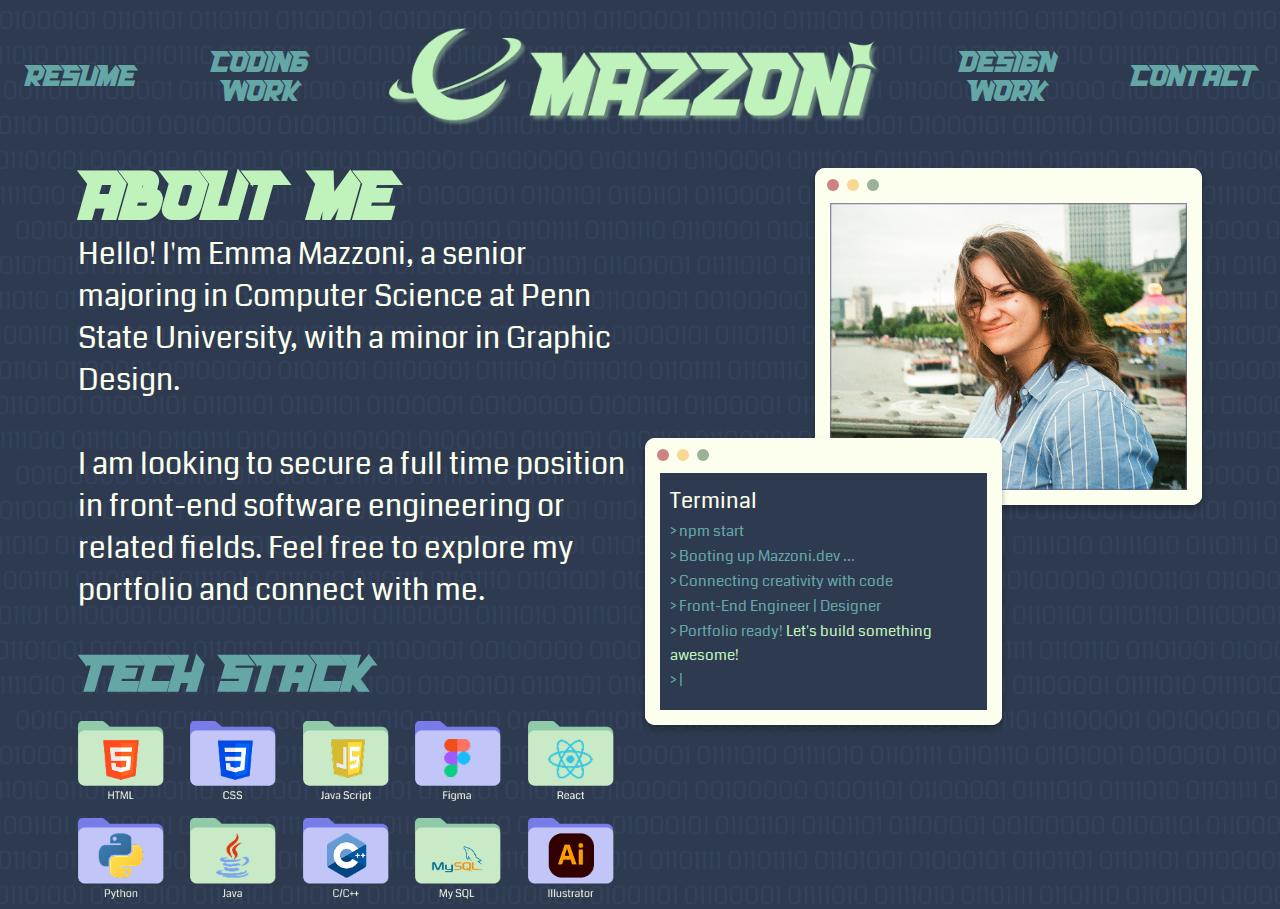
<file: index.html>
<!DOCTYPE html>
<html>
    <head>
        <title>Emma Mazzoni</title>
        <link rel="stylesheet" type="text/css" href="style.css">
        <script src="script.js" defer></script>
    </head>
    <body>
        <div id="Navigation">
            <ul>
                <li><a href="#">Resume</a>
                    <ul class="dropdown-content">
                        <li><a href="2025_Resume.pdf">Standard Resume</a></li>
                        <li><a href="Design_Resume.png">Design Resume</a></li>
                    </ul>
                </li>
                <li><a href="https://github.com/EmmaMazzoni">Coding Work</a></li>
                <li><a href="index.html"><img src="Mazzoni_Logo.png" alt="Mazzoni" width="500" heigh="106.4"></a></li>
                <li><a href="design-work.html">Design Work</a></li>
                <li><a href="#">Contact</a>
                    <ul class="dropdown-content">
                        <li><a href="http://www.linkedin.com/in/emma-m-5387941b2">LinkedIN</a></li>
                        <li><a href="mailto:emazzonix7@gmail.com">Email</a></li>
                    </ul>
                </li>
            </ul>
        </div>
        <div id="Main-Body">
            <div id="About-Me">
                <h1>About Me</h1>
                <p>Hello! I'm Emma Mazzoni, a senior majoring in Computer Science at Penn State University, with a minor in Graphic Design.
                <br><br>I am looking to secure a full time position in front-end software engineering or related fields. Feel free to explore my portfolio and connect with me.
                </p>
                <div id="tech-stack">
                    <h2>Tech Stack</h2>
                    <div id="folders">
                        <img src="images/HTML.png" alt="HTML" class="folder">
                        <img src="images/CSS.png" alt="CSS" class="folder">
                        <img src="images/Java-Script.png" alt="Java-Script" class="folder">
                        <img src="images/Figma.png" alt="Figma" class="folder">
                        <img src="images/React.png" alt="React" class="folder">
                        <img src="images/Python.png" alt="Python" class="folder">
                        <img src="images/Java.png" alt="Java" class="folder">
                        <img src="images/C++.png" alt="C/C++" class="folder">
                        <img src="images/My-SQL.png" alt="My-SQL" class="folder">
                        <img src="images/Illustrator.png" alt="Illustrator" class="folder">
                    </div>
                </div>
            </div>
            <div id="Windows">
                <!-- Photo Window -->
                <div class="window">
                    <div class="window-title-bar">
                        <span class="dot dot-red"></span>
                        <span class="dot dot-yellow"></span>
                        <span class="dot dot-green"></span>
                    </div>
                    <div class="window-content">
                        <img src="images/profile-photo.png" alt="Emma Mazzoni">
                    </div>
                </div>

                <!-- Terminal Window -->
                <div class="window-terminal">
                    <div class="terminal-title-bar">
                        <span class="dot dot-red"></span>
                        <span class="dot dot-yellow"></span>
                        <span class="dot dot-green"></span>
                    </div>
                    <div class="terminal-content">
                        <p id="terminal-title">Terminal</p>
                        <p class="terminal-text">> npm start</p>
                        <p class="terminal-text">> Booting up Mazzoni.dev ...</p>
                        <p class="terminal-text">> Connecting creativity with code</p>
                        <p class="terminal-text">> Front-End Engineer | Designer</p>
                        <p class="terminal-text">> Portfolio ready! <span class="terminal-command">Let's build something awesome!</span></p>
                        <p class="terminal-text">> |</p>
                    </div>
                </div>
            </div>
        </div>
    </body>
</html>
</file>
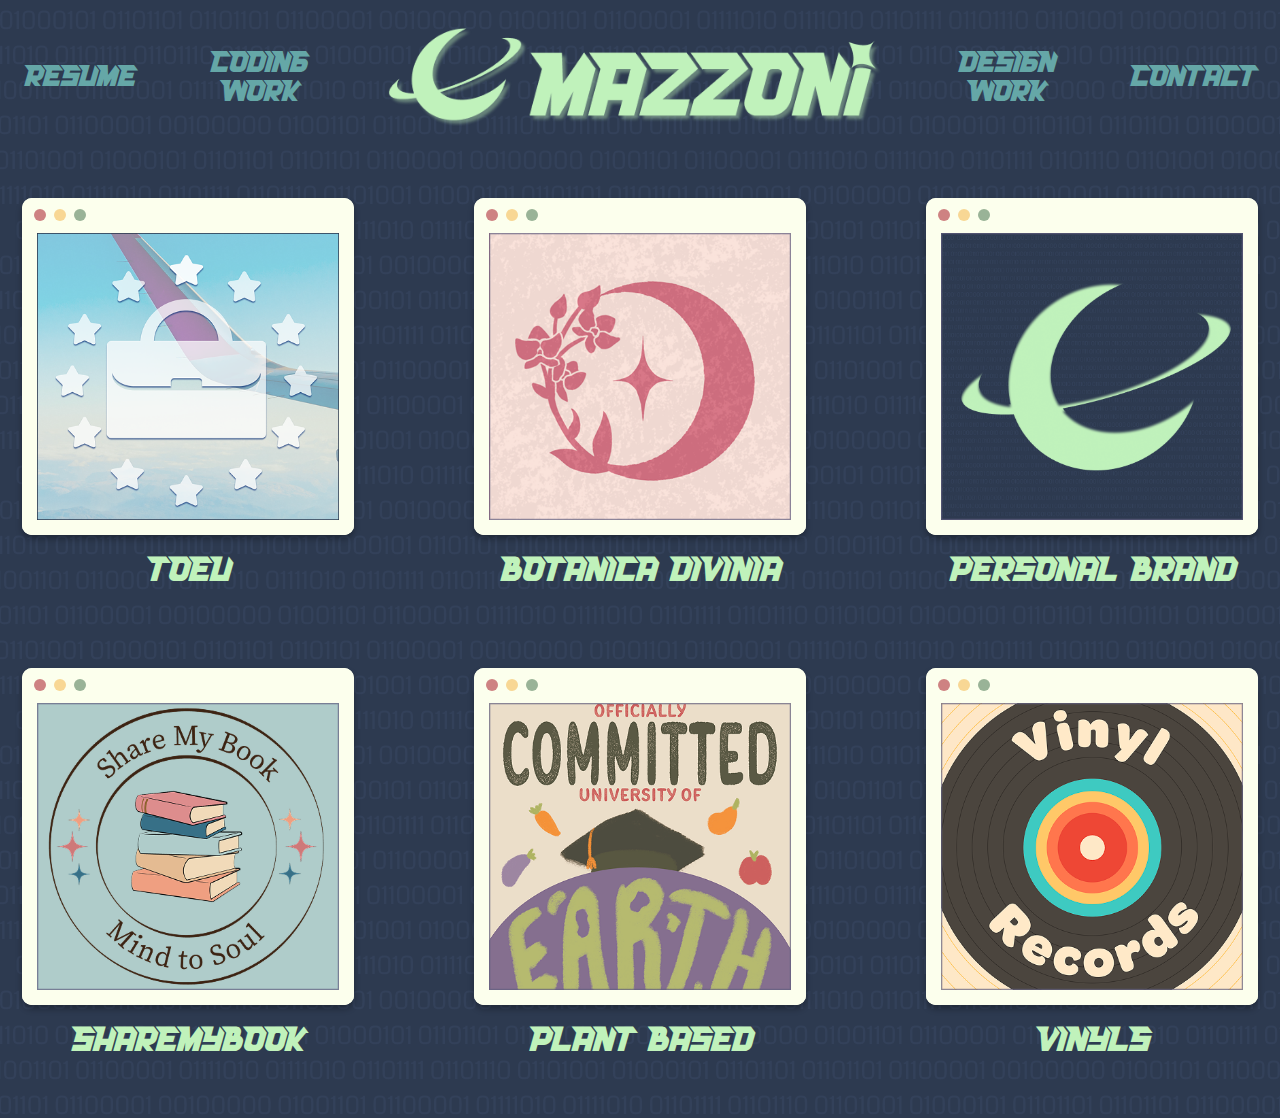
<file: design-work.html>
<!DOCTYPE html>
<html>
    <head>
        <title>Emma Mazzoni</title>
        <link rel="stylesheet" type="text/css" href="style.css">
        <script src="script.js" defer></script>
    </head>
    <body>
         <div id="Navigation">
            <ul>
                <li><a href="#">Resume</a>
                    <ul class="dropdown-content">
                        <li><a href="2025_Resume.pdf">Standard Resume</a></li>
                        <li><a href="Design_Resume.png">Design Resume</a></li>
                    </ul>
                </li>
                <li><a href="https://github.com/EmmaMazzoni">Coding Work</a></li>
                <li><a href="index.html"><img src="Mazzoni_Logo.png" alt="Mazzoni" width="500" heigh="106.4"></a></li>
                <li><a href="design-work.html">Design Work</a></li>
                <li><a href="#">Contact</a>
                    <ul class="dropdown-content">
                        <li><a href="http://www.linkedin.com/in/emma-m-5387941b2">LinkedIN</a></li>
                        <li><a href="mailto:emazzonix7@gmail.com">Email</a></li>
                    </ul>
                </li>
            </ul>
        </div>
        <div id="window-container">
            <div class="project">
                <div class="design-window">
                    <div class="window-title-bar">
                                <span class="dot dot-red"></span>
                                <span class="dot dot-yellow"></span>
                                <span class="dot dot-green"></span>
                    </div>
                    <div class="design-content">
                            <img src="images/toeu.png" alt="ToEU">
                    </div>
                </div>
                 <p class="design-title">ToEU</p>
                 <div class="project-description">
                    <h2 class="descript-head">Description</h2>
                    <p class="descript-text">ToEU is a job site created for Americans looking for work abroad. ToEU is a project created for GD 405 at Penn State. I was tasked with creating a buisness and choosing my own deliverables.</p>
                    <div class="center"><button><a class="button-link" href="project_PDF/TOEU_PRESENTATION.pdf">Full Project</a></button></div>
                </div>
            </div>
            <div class="project">
                <div class="design-window">
                    <div class="window-title-bar">
                                <span class="dot dot-red"></span>
                                <span class="dot dot-yellow"></span>
                                <span class="dot dot-green"></span>
                    </div>
                    <div class="design-content">
                            <img src="images/tarot.png" alt="Daily Tarot">
                    </div>
                </div>
                 <p class="design-title">Botanica Divinia</p>
                 <div class="project-description">
                    <h2 class="descript-head">Description</h2>
                    <p class="descript-text">Botanica Divinia is a daily tarot reading app with a botanical twist. Botanica Divinia is a project created for GD 405 at Penn State. I was tasked with creating a content driven periodical.</p>
                    <div class="center"><button><a class="button-link" href="project_PDF/botanica_divinia_presentation.pdf">Full Project</a></button></div>
                 </div>
            </div>
            <div class="project">
                <div class="design-window">
                    <div class="window-title-bar">
                                <span class="dot dot-red"></span>
                                <span class="dot dot-yellow"></span>
                                <span class="dot dot-green"></span>
                    </div>
                    <div class="design-content">
                            <img src="images/personal_brand.png" alt="personal_brand">
                    </div>
                </div>
                <p class="design-title">Personal Brand</p>
                <div class="project-description">
                    <h2 class="descript-head">Description</h2>
                    <p class="descript-text">This is my personal branding project part of which is this website itself. This is a project created for GD 405 at Penn State. I was tasked with creating a logo, website, buisness card, and promotional item.</p>
                    <div class="center"><button><a class="button-link" href="project_PDF/Personal_Brand_Presentation.pdf">Full Project</a></button></div>
                 </div>
            </div>
            <div class="project">
                <div class="design-window">
                    <div class="window-title-bar">
                                <span class="dot dot-red"></span>
                                <span class="dot dot-yellow"></span>
                                <span class="dot dot-green"></span>
                    </div>
                    <div class="design-content">
                            <img src="images/sharemybook.png" alt="sharemybook">
                    </div>
                </div>
                <p class="design-title">ShareMyBook</p>
                <div class="project-description">
                    <h2 class="descript-head">Description</h2>
                    <p class="descript-text">ShareMyBook is a book sharing website that allows users to borrow books, create book clubs, and engage with the book community. This was my capstone project for my Computer Science major. Beyond assisting in front-end development I designed all aspects of the project. Please note an NDA was signed for this project so linked below is the Learning Factory page for our project.</p>
                    <div class="center"><button><a class="button-link" href="#">Full Project</a></button></div>
                 </div>
            </div>
            <div class="project">
                <div class="design-window">
                    <div class="window-title-bar">
                                <span class="dot dot-red"></span>
                                <span class="dot dot-yellow"></span>
                                <span class="dot dot-green"></span>
                    </div>
                    <div class="design-content">
                            <img src="images/plant-based.png" alt="plant based">
                    </div>
                </div>
                <p class="design-title">Plant Based</p>
                <div class="project-description">
                    <h2 class="descript-head">Description</h2>
                    <p class="descript-text">This was a project in which I was tasked with creating an environmental instagram post. I chose to focus on plant-based meat as my avenue of environmental information. This was a project created for GD 107 at Penn State.</p>
                    <div class="center"><button><a class="button-link" href="project_PDF/Mazzoni_Emma_Mockup.pdf">Full Project</a></button></div>
                 </div>
            </div>
            <div class="project">
                <div class="design-window">
                    <div class="window-title-bar">
                                <span class="dot dot-red"></span>
                                <span class="dot dot-yellow"></span>
                                <span class="dot dot-green"></span>
                    </div>
                    <div class="design-content">
                            <img src="images/vinyls.png" alt="vinyls">
                    </div>
                </div>
                <p class="design-title">Vinyls</p>
                <div class="project-description">
                    <h2 class="descript-head">Description</h2>
                    <p class="descript-text">This was a project where I was tasked with marketing an object of my choice to a non-typical audience. I chose to market vinyl records to young adults. This was an audience-based researcg project created for GD 107 at Penn State.</p>
                    <div class="center"><button><a class="button-link" href="project_PDF/Mazzoni_Emma_brochure.pdf">Full Project</a></button></div>
                 </div>
            </div>
        </div>

    </body>
</html>
</file>
<file: style.css>
@font-face {
    font-family: "Race Space";
    src: url("fonts/RACESPACEREGULAR.otf") format("opentype");
    font-weight: normal;
    font-style: normal;
}

@font-face{
  font-family: "Coda";
  src: url("fonts/Coda-Regular.ttf") format("opentype");
  font-weight: normal;
  font-style: normal;
}

body{
    background-color: #2D3A50;
    background-image:url("Background.png");
    background-repeat: repeat;
    color: #FCFFED;
    font-family: "Race Space", sans-serif;
}

p{
  font-family: "Coda", sans-serif;
  font-size: 30px;
  color: #FCFFED;
  margin: 0;
}

h1{
  font-family: "Race Space", sans-serif;
  color: #C0F2BB;
  font-size: 68px;
  margin: 0;
}

h2{
  color:#65A7A7;
  font-size: 51px;
  margin-bottom: 20px;
}

ul {
  list-style-type: none;
  margin: 0;
  padding: 0;
  overflow: hidden;

  display: flex;
  justify-content: center;
  align-items: center;
  gap:20px;
  
}


ul li a {
  display: block;
  text-align: center;
  padding: 14px 16px;
  text-decoration: none;
  color:#65A7A7;
  font-size: 30px;
}

ul li a:hover {
  color:#C0F2BB;
}

#Main-Body{
  display: flex;
  align-items: flex-start;
  justify-content: space-between;
  padding-left: 70px;
  padding-right: 70px;
  padding-top: none;
  margin-top: 20px;
}

#About-Me{
  width: 50%;

}


#folders{
  display: grid;
  grid-template-columns: repeat(5, 1fr);
  row-gap: 15px;
}

.folder{
  width: 86px;
  height: 82.6px;
}

/* Window containers */
#Windows{
  position: relative;
  height: 500px;
}

.window {
  position: absolute;
  top:0;
  right:0;
  z-index: 2;
  background-color: #FCFFED;
  border-radius: 10px;
  overflow: hidden;
  box-shadow: 0 4px 6px rgba(0, 0, 0, 0.3);
}

/* Title bar for windows */
.window-title-bar {
  background-color: #FCFFED;
  height: 35px;
  display: flex;
  align-items: center;
  padding-left: 12px;
  gap: 8px;
}

/* Traffic light dots */
.dot {
  width: 12px;
  height: 12px;
  border-radius: 50%;
}

.dot-red {
  background-color: #CE8282;
}

.dot-yellow {
  background-color: #F8D794;
}

.dot-green {
  background-color: #99B397;
}

/* Photo window content */
.window-content {
  padding: 0;
  width: 357px;
  height: 287px;
  border: 15px solid #FCFFED; /* Add this line - adjust thickness as needed */
  border-top: 0px;
}

.window-content img {
  display: block;
  object-fit: cover;
  width: 100%;
  height: 100%;
}

/* Terminal window specific styles */
.window-terminal{
  position: absolute;
  top: 270px;
  right:200px;
  z-index: 2;
  background-color: #FCFFED;
  border-radius: 10px;
  overflow: hidden;
  box-shadow: 0 4px 6px rgba(0, 0, 0, 0.3);
}
.terminal {
  background-color: #1E2A3A;
}

.terminal-title-bar {
  background-color: #FCFFED;
  color: #FCFFED;
  height: 35px;
  display: flex;
  align-items: center;
  padding-left: 12px;
  gap: 8px;
  margin-bottom: 0px;
}

.terminal-content {
  background-color: #2D3A50;
  color: #FFFFFF;
  font-family: "Coda", sans-serif;
  padding: 10px;
  font-size: 14px;
  line-height: 1.6;
  width: 357px;
  height: 252px;
  box-sizing: border-box;
  border: 15px solid #FCFFED; /* Add this line - adjust thickness as needed */
  border-top: 0px;

  
}

.terminal-text {
  color: #65A7A7;
  font-size: 15px;
  margin: 1px 0;
}

.terminal-command {
  color: #C0F2BB;
  font-size: 15px;
}

#terminal-title{
  color:#FCFFED;
  font-size: 22px;
  margin-top: 0px;
}

/*design-work stuff*/
.design-window {
  background-color: #FCFFED;
  border-radius: 10px;
  overflow: hidden;
  box-shadow: 0 4px 6px rgba(0, 0, 0, 0.3);
  width: 332px;
}

#window-container{
  display: grid;
  grid-template-columns: repeat(3, auto);
  row-gap: 80px;
  column-gap: 120px;
  margin: 0 auto;
  margin-top: 50px;
  width: fit-content;
}

.design-content {
  padding: 0;
  width: 302px;
  height: 287px;
  border: 15px solid #FCFFED;
  border-top: 0px;
}

.design-content img {
  object-fit: cover;
  width: 100%;
  height: 100%;
}

.design-title {
    font-family: "Race Space", sans-serif;
    color: #C0F2BB;
    font-size: 35px;
    text-align: center;
    margin-top: 20px;
    cursor: pointer;
}

.design-title:hover {
    color:#65A7A7;
}

.project-description {
    z-index: 2;
    background-color: #FCFFED;
    color: #2D3A50;
    padding: 20px;
    border-radius: 10px;
    margin-top: 10px;
    
    /* Hide by default */
    max-height: 0;
    overflow: hidden;
    opacity: 0;
    
    /* Smooth animation */
    transition: max-height 0.4s ease, opacity 0.4s ease, margin-top 0.4s ease;
}

/* When open, show it */
.project-description.open {
    max-height: 500px; /* Adjust based on content */
    opacity: 1;
    margin-top: 10px;
    color: #2D3A50;
}

.project {
    position: relative;
    /* These might help maintain grid structure */
    display: flex;
    flex-direction: column;
    align-items: center;
}

.project-description {
    position: absolute;
    top: calc(100% + 10px); /* 10px below the title */
    left: 50%;
    transform: translateX(-50%); /* Center it horizontally */
    width: 332px; /* Match your window width */
    /* ... rest of your styles */
}

.descript-text{
  color:#2D3A50;
  font-size: 20px;
}

.descript-head{
  font-size: 35px;
  text-align: center;
}

button{
  background-color: #65A7A7;
  border: none;
  font-family:"Race Space", sans-serif;
  color: #FCFFED;
  width: 223px;
  height: 41px;
  font-size: 22px;
  border-radius: 10px;
  position: relative;
  text-align: center;
  margin-top: 15px;
}

.center {
  display: flex;
  align-items: center;
  justify-content: center;
}

.button-link{
   font-family:"Race Space", sans-serif;
    color: #FCFFED;
    text-decoration: none;
}

.button-link:hover{
  color: #2D3A50;
}

/* Resume Dropdown*/
/* Hide dropdown by default */
.dropdown-content {
    display: none;
    position: absolute;
    background-color: #2D3A50;
    border-style: solid;
    border-color: #C0F2BB;
    border-radius: 10px;
    border-width: 2px;
    padding: 10px;
    font-family: "Coda", sans-serif;
    z-index: 5;

}

.dropdown-content li a {
    font-size: 20px;  /* or whatever size you want */
}

/* Show dropdown on hover of parent li */
#Navigation ul li:hover .dropdown-content {
    display: block;
}
</file>
